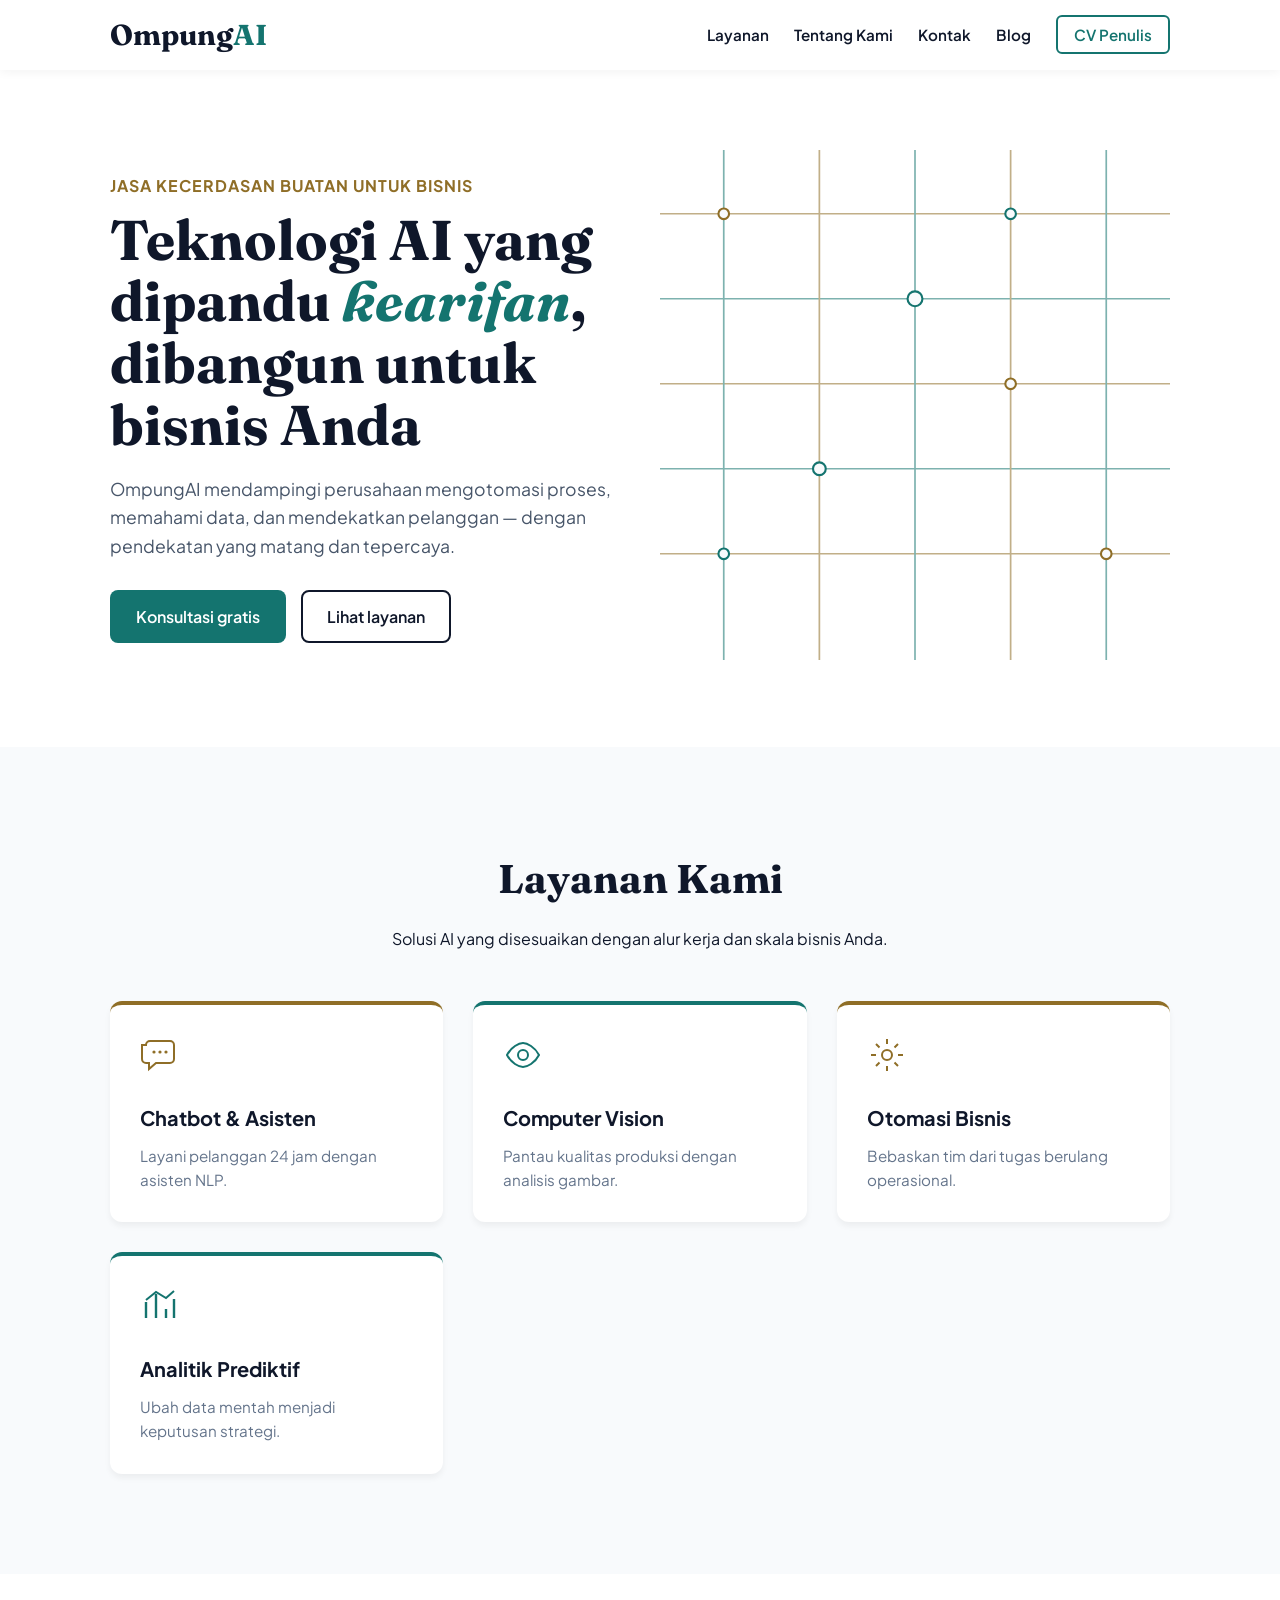
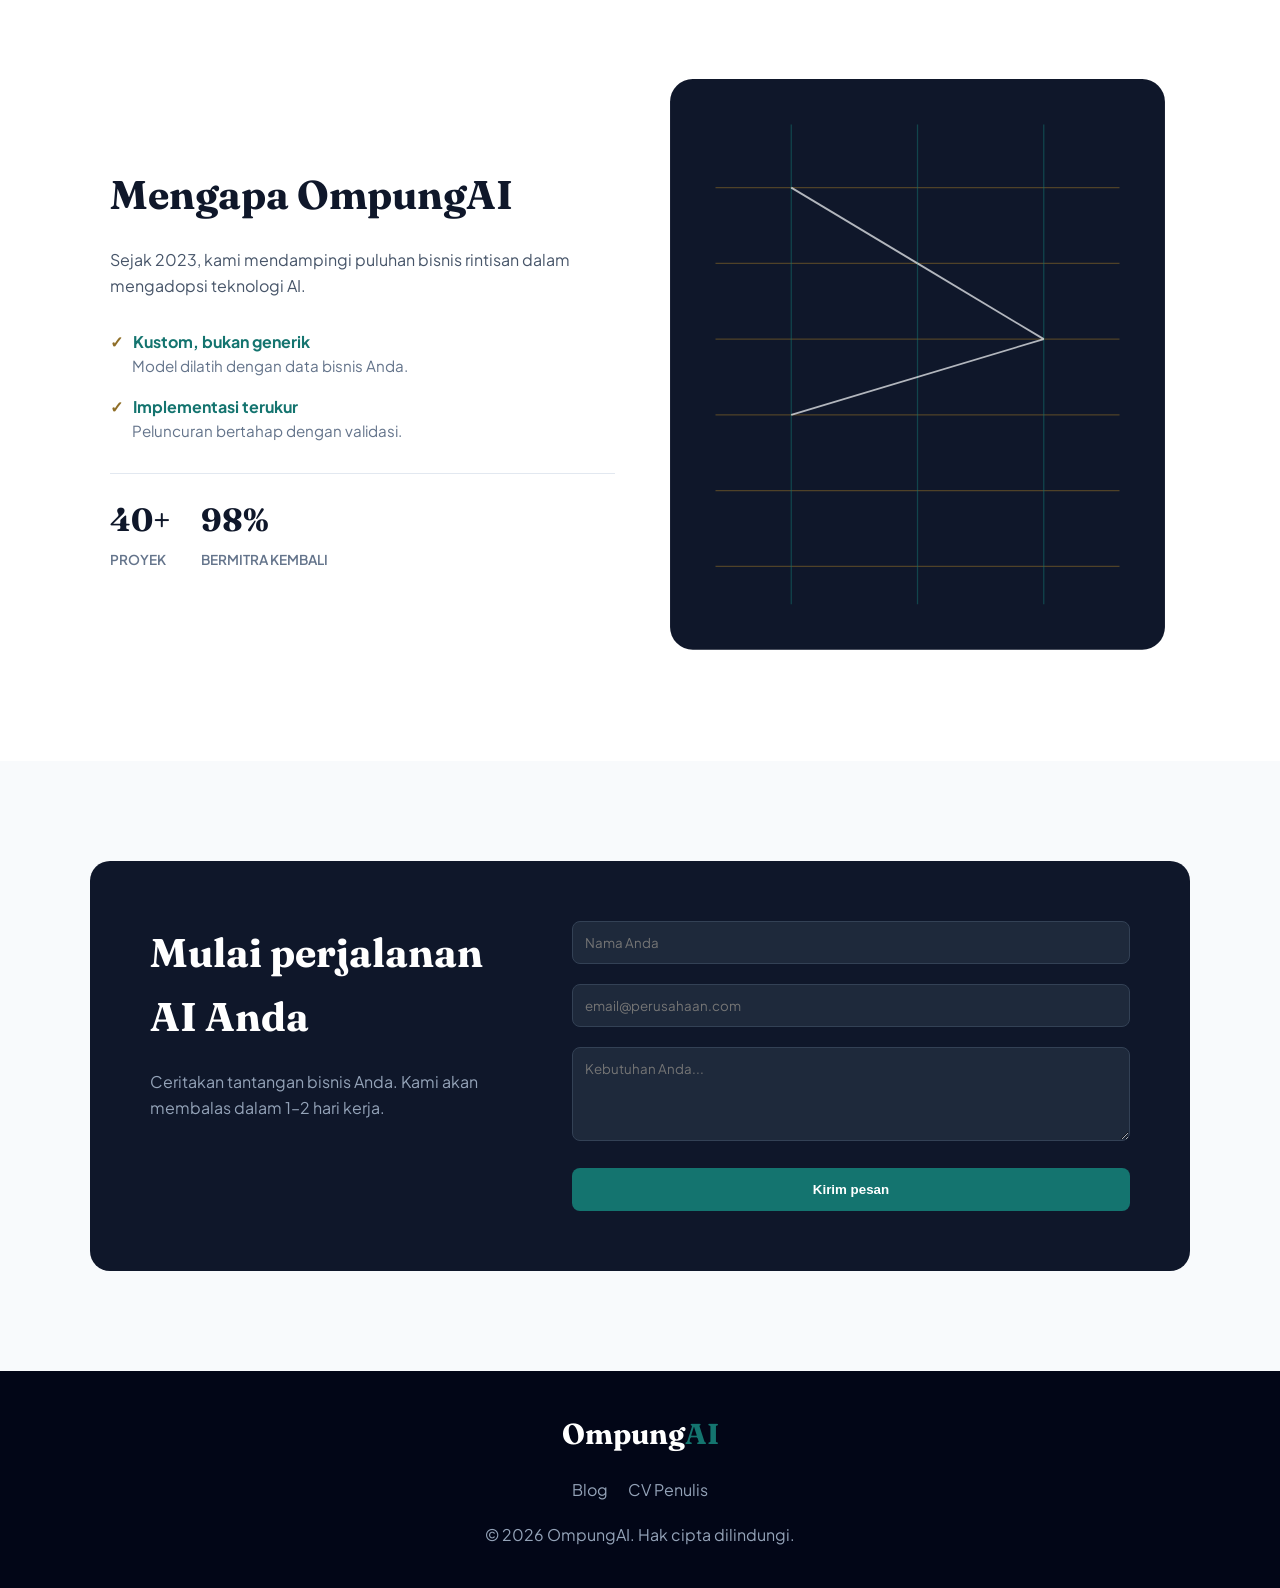
<file: index.html>
<!DOCTYPE html>
<html lang="id">
<head>
    <meta charset="UTF-8">
    <meta name="viewport" content="width=device-width, initial-scale=1.0">
    <title>OmpungAI — Jasa Kecerdasan Buatan untuk Bisnis</title>
    
    <link rel="preconnect" href="https://fonts.googleapis.com">
    <link rel="preconnect" href="https://fonts.gstatic.com" crossorigin>
    <link href="https://fonts.googleapis.com/css2?family=Fraunces:ital,wght@0,500;0,600;0,700;0,900;1,500&family=Plus+Jakarta+Sans:wght@400;500;600;700;800&display=swap" rel="stylesheet">
    <link rel="stylesheet" href="assets/css/style.css">
</head>
<body>

    <!-- HEADER / NAVIGASI -->
    <header class="header">
        <div class="container header-container">
            <a href="index.html" class="logo">Ompung<span>AI</span></a>
            <nav aria-label="Navigasi Utama">
                <ul class="nav-links" id="navLinks">
                    <li><a href="#layanan">Layanan</a></li>
                    <li><a href="#tentang">Tentang Kami</a></li>
                    <li><a href="#kontak">Kontak</a></li>
                    <!-- Tautan antar Halaman -->
                    <li><a href="blog.html">Blog</a></li>
                    <li><a href="cv.html" class="btn-outline">CV Penulis</a></li>
                </ul>
            </nav>
        </div>
    </header>

    <!-- KONTEN UTAMA -->
    <main id="konten">
        
        <!-- BAGIAN HERO -->
        <section class="hero" id="beranda">
            <div class="container hero-grid">
                <div class="hero-content">
                    <p class="hero-kicker">Jasa Kecerdasan Buatan untuk Bisnis</p>
                    <h1>Teknologi AI yang dipandu <em>kearifan</em>, dibangun untuk bisnis Anda</h1>
                    <p class="hero-lede">OmpungAI mendampingi perusahaan mengotomasi proses, memahami data, dan mendekatkan pelanggan — dengan pendekatan yang matang dan tepercaya.</p>
                    <div class="hero-actions">
                        <a href="#kontak" class="btn btn-primary">Konsultasi gratis</a>
                        <a href="#layanan" class="btn btn-ghost">Lihat layanan</a>
                    </div>
                </div>
                <!-- Visual SVG -->
                <div class="hero-visual" aria-hidden="true">
                    <svg viewBox="0 0 480 480" xmlns="http://www.w3.org/2000/svg" class="weave-svg">
                        <g class="weave-lines" stroke-width="1.6" fill="none" opacity="0.55">
                            <path d="M0 60 L480 60" stroke="var(--brass)"/><path d="M0 140 L480 140" stroke="var(--teal)"/><path d="M0 220 L480 220" stroke="var(--brass)"/><path d="M0 300 L480 300" stroke="var(--teal)"/><path d="M0 380 L480 380" stroke="var(--brass)"/><path d="M60 0 L60 480" stroke="var(--teal)"/><path d="M150 0 L150 480" stroke="var(--brass)"/><path d="M240 0 L240 480" stroke="var(--teal)"/><path d="M330 0 L330 480" stroke="var(--brass)"/><path d="M420 0 L420 480" stroke="var(--teal)"/>
                        </g>
                        <g class="weave-nodes" fill="var(--paper-white)">
                            <circle cx="60" cy="60" r="5" stroke="var(--brass)" stroke-width="2"/><circle cx="240" cy="140" r="7" stroke="var(--teal)" stroke-width="2"/><circle cx="330" cy="220" r="5" stroke="var(--brass)" stroke-width="2"/><circle cx="150" cy="300" r="6" stroke="var(--teal)" stroke-width="2"/><circle cx="420" cy="380" r="5" stroke="var(--brass)" stroke-width="2"/><circle cx="60" cy="380" r="5" stroke="var(--teal)" stroke-width="2"/><circle cx="330" cy="60" r="5" stroke="var(--teal)" stroke-width="2"/>
                        </g>
                    </svg>
                </div>
            </div>
        </section>

        <!-- BAGIAN LAYANAN -->
        <section id="layanan" class="layanan section-padding">
            <div class="container">
                <header class="section-head">
                    <h2>Layanan Kami</h2>
                    <p>Solusi AI yang disesuaikan dengan alur kerja dan skala bisnis Anda.</p>
                </header>
                
                <div class="grid-layanan">
                    <!-- Kartu Menggunakan Semantik Article -->
                    <article class="card card--brass">
                        <svg class="card-icon" viewBox="0 0 40 40" fill="none" aria-hidden="true"><path d="M6 10a4 4 0 0 1 4-4h20a4 4 0 0 1 4 4v14a4 4 0 0 1-4 4H16l-7 6v-6h-3a4 4 0 0 1-4-4V10z" stroke="currentColor" stroke-width="2"/><circle cx="14" cy="17" r="1.6" fill="currentColor"/><circle cx="20" cy="17" r="1.6" fill="currentColor"/><circle cx="26" cy="17" r="1.6" fill="currentColor"/></svg>
                        <h3>Chatbot &amp; Asisten</h3>
                        <p>Layani pelanggan 24 jam dengan asisten NLP.</p>
                    </article>
                    <article class="card card--teal">
                        <svg class="card-icon" viewBox="0 0 40 40" fill="none" aria-hidden="true"><path d="M4 20c4-8 12-12 16-12s12 4 16 12c-4 8-12 12-16 12S8 28 4 20z" stroke="currentColor" stroke-width="2"/><circle cx="20" cy="20" r="5" stroke="currentColor" stroke-width="2"/></svg>
                        <h3>Computer Vision</h3>
                        <p>Pantau kualitas produksi dengan analisis gambar.</p>
                    </article>
                    <article class="card card--brass">
                        <svg class="card-icon" viewBox="0 0 40 40" fill="none" aria-hidden="true"><circle cx="20" cy="20" r="5" stroke="currentColor" stroke-width="2"/><path d="M20 4v5M20 31v5M4 20h5M31 20h5M9 9l3.5 3.5M27.5 27.5 31 31M31 9l-3.5 3.5M12.5 27.5 9 31" stroke="currentColor" stroke-width="2"/></svg>
                        <h3>Otomasi Bisnis</h3>
                        <p>Bebaskan tim dari tugas berulang operasional.</p>
                    </article>
                    <article class="card card--teal">
                        <svg class="card-icon" viewBox="0 0 40 40" fill="none" aria-hidden="true"><path d="M6 32V16M16 32V8M26 32v-9M34 32V13" stroke="currentColor" stroke-width="2.4"/><path d="M6 14l10-8 10 6 8-7" stroke="currentColor" stroke-width="2"/></svg>
                        <h3>Analitik Prediktif</h3>
                        <p>Ubah data mentah menjadi keputusan strategi.</p>
                    </article>
                </div>
            </div>
        </section>

        <!-- BAGIAN TENTANG -->
        <section id="tentang" class="tentang section-padding">
            <div class="container tentang-flex">
                <div class="tentang-text">
                    <h2 class="text-left">Mengapa OmpungAI</h2>
                    <p>Sejak 2023, kami mendampingi puluhan bisnis rintisan dalam mengadopsi teknologi AI.</p>
                    <dl class="keunggulan-list">
                        <div class="keunggulan-item"><dt>Kustom, bukan generik</dt><dd>Model dilatih dengan data bisnis Anda.</dd></div>
                        <div class="keunggulan-item"><dt>Implementasi terukur</dt><dd>Peluncuran bertahap dengan validasi.</dd></div>
                    </dl>
                    <div class="stats-row">
                        <div class="stat"><span class="stat-num">40+</span><span class="stat-label">Proyek</span></div>
                        <div class="stat"><span class="stat-num">98%</span><span class="stat-label">Bermitra kembali</span></div>
                    </div>
                </div>
                <div class="tentang-visual" aria-hidden="true">
                    <svg viewBox="0 0 400 460" xmlns="http://www.w3.org/2000/svg">
                        <rect x="4" y="4" width="392" height="452" rx="18" fill="var(--ink)"/>
                        <g stroke="var(--brass)" stroke-width="1" opacity="0.5"><path d="M40 90h320M40 150h320M40 210h320M40 270h320M40 330h320M40 390h320"/></g>
                        <g stroke="var(--teal)" stroke-width="1" opacity="0.5"><path d="M100 40v380M200 40v380M300 40v380"/></g>
                        <g stroke="var(--paper-white)" stroke-width="1.4" opacity="0.7"><line x1="100" y1="90" x2="200" y2="150"/><line x1="200" y1="150" x2="300" y2="210"/><line x1="300" y1="210" x2="100" y2="270"/></g>
                    </svg>
                </div>
            </div>
        </section>

        <!-- BAGIAN KONTAK -->
        <section id="kontak" class="kontak section-padding">
            <div class="container kontak-grid">
                <div class="kontak-intro">
                    <h2 class="text-left">Mulai perjalanan AI Anda</h2>
                    <p>Ceritakan tantangan bisnis Anda. Kami akan membalas dalam 1–2 hari kerja.</p>
                </div>
                <form action="#" method="POST" class="contact-form">
                    <div class="form-group"><input type="text" placeholder="Nama Anda" aria-label="Nama" required></div>
                    <div class="form-group"><input type="email" placeholder="email@perusahaan.com" aria-label="Email" required></div>
                    <div class="form-group"><textarea rows="4" placeholder="Kebutuhan Anda..." aria-label="Pesan" required></textarea></div>
                    <button type="submit" class="btn btn-primary btn-block">Kirim pesan</button>
                </form>
            </div>
        </section>
    </main>

    <!-- FOOTER -->
    <footer class="footer">
        <div class="container">
            <a href="#beranda" class="logo footer-logo">Ompung<span>AI</span></a>
            <ul class="footer-links">
                <li><a href="blog.html">Blog</a></li>
                <li><a href="cv.html">CV Penulis</a></li>
            </ul>
            <p>&copy; 2026 OmpungAI. Hak cipta dilindungi.</p>
        </div>
    </footer>
</body>
</html>
</file>
<file: assets/css/style.css>
/* =========================================
   TEMA & VARIABEL OMPUNGAI
   ========================================= */
:root {
    /* Warna brass digelapkan sedikit agar lolos WCAG Contrast Ratio */
    --brass: #8f6e27; 
    --teal: #14746f;
    --ink: #0f172a;
    --paper-white: #f8fafc;
    --white: #ffffff;
    --font-heading: 'Fraunces', serif;
    --font-body: 'Plus Jakarta Sans', sans-serif;
    --transition: all 0.3s ease;
}

* { margin: 0; padding: 0; box-sizing: border-box; }
html { scroll-behavior: smooth; }
body { font-family: var(--font-body); color: var(--ink); background-color: var(--paper-white); line-height: 1.6; }
a { text-decoration: none; color: inherit; transition: var(--transition); }
ul { list-style: none; }

.container { max-width: 1100px; margin: 0 auto; padding: 0 20px; }
.section-padding { padding: 100px 0; }
.text-left { text-align: left; }

/* =========================================
   HEADER & NAVBAR
   ========================================= */
.header { background: var(--white); box-shadow: 0 2px 10px rgba(0,0,0,0.05); position: sticky; top: 0; z-index: 1000; }
.header-container { display: flex; justify-content: space-between; align-items: center; height: 70px; }
.logo { font-family: var(--font-heading); font-size: 1.8rem; font-weight: 700; color: var(--ink); }
.logo span { color: var(--teal); }
.nav-links { display: flex; gap: 25px; align-items: center; }
.nav-links a { font-weight: 600; font-size: 0.95rem; }
.nav-links a:hover { color: var(--teal); }
.nav-toggle { display: none; }
.skip-link { position: absolute; top: -40px; left: 0; background: var(--teal); color: white; padding: 8px; z-index: 100; }
.skip-link:focus { top: 0; }

/* =========================================
   BUTTONS
   ========================================= */
.btn { display: inline-block; padding: 12px 24px; border-radius: 8px; font-weight: 600; cursor: pointer; border: 2px solid transparent; }
.btn-primary { background: var(--teal); color: var(--white); }
.btn-primary:hover { background: #0f5c58; transform: translateY(-2px); }
.btn-ghost { border-color: var(--ink); color: var(--ink); }
.btn-ghost:hover { background: var(--ink); color: var(--white); }
.btn-outline { border: 2px solid var(--teal); color: var(--teal); padding: 8px 16px; border-radius: 6px; }
.btn-outline:hover { background: var(--teal); color: var(--white); }
.btn-block { width: 100%; text-align: center; }

/* =========================================
   HERO SECTION
   ========================================= */
.hero { padding: 80px 0; background: var(--white); overflow: hidden; }
.hero-grid { display: grid; grid-template-columns: 1fr 1fr; gap: 40px; align-items: center; }
.hero-kicker { color: var(--brass); font-weight: 700; text-transform: uppercase; letter-spacing: 1px; margin-bottom: 10px; }
.hero h1 { font-family: var(--font-heading); font-size: 3.5rem; line-height: 1.1; margin-bottom: 20px; color: var(--ink); }
.hero h1 em { color: var(--teal); font-style: italic; }
.hero-lede { font-size: 1.1rem; color: #475569; margin-bottom: 30px; }
.hero-actions { display: flex; gap: 15px; }
.hero-visual svg { width: 100%; height: auto; }

/* =========================================
   LAYANAN SECTION
   ========================================= */
.section-head { text-align: center; margin-bottom: 50px; max-width: 600px; margin-left: auto; margin-right: auto; }
.section-head h2 { font-family: var(--font-heading); font-size: 2.5rem; margin-bottom: 15px; }
.grid-layanan { display: grid; grid-template-columns: repeat(auto-fit, minmax(250px, 1fr)); gap: 30px; }
.card { background: var(--white); padding: 30px; border-radius: 12px; border-top: 4px solid var(--ink); box-shadow: 0 4px 6px rgba(0,0,0,0.05); transition: var(--transition); }
.card:hover { transform: translateY(-5px); box-shadow: 0 10px 20px rgba(0,0,0,0.1); }
.card--brass { border-top-color: var(--brass); }
.card--teal { border-top-color: var(--teal); }
.card-icon { width: 40px; height: 40px; margin-bottom: 20px; color: var(--ink); }
.card--brass .card-icon { color: var(--brass); }
.card--teal .card-icon { color: var(--teal); }
.card h3 { font-size: 1.25rem; margin-bottom: 10px; }
.card p { color: #64748b; font-size: 0.95rem; }

/* =========================================
   TENTANG SECTION
   ========================================= */
.tentang { background: var(--white); }
.tentang-flex { display: flex; gap: 50px; align-items: center; }
.tentang-text { flex: 1; }
.tentang-text h2 { font-family: var(--font-heading); font-size: 2.5rem; margin-bottom: 20px; }
.tentang-text p { color: #475569; margin-bottom: 30px; }
.keunggulan-list { margin-bottom: 30px; display: grid; gap: 15px; }
.keunggulan-item dt { font-weight: 700; color: var(--teal); display: flex; align-items: center; gap: 10px; }
.keunggulan-item dt::before { content: '✓'; color: var(--brass); font-weight: bold; }
.keunggulan-item dd { color: #64748b; margin-left: 22px; font-size: 0.95rem; }
.stats-row { display: flex; gap: 30px; border-top: 1px solid #e2e8f0; padding-top: 20px; }
.stat-num { display: block; font-family: var(--font-heading); font-size: 2rem; color: var(--ink); font-weight: 700; }
.stat-label { font-size: 0.85rem; color: #64748b; text-transform: uppercase; font-weight: 600; }
.tentang-visual { flex: 1; text-align: center; }
.tentang-visual svg { max-width: 100%; height: auto; }

/* =========================================
   KONTAK SECTION
   ========================================= */
.kontak-grid { display: grid; grid-template-columns: 1fr 1.5fr; gap: 50px; background: var(--ink); color: var(--white); padding: 60px; border-radius: 20px; }
.kontak-intro h2 { font-family: var(--font-heading); font-size: 2.5rem; margin-bottom: 20px; }
.kontak-intro p { color: #94a3b8; }
.form-group { margin-bottom: 20px; }
.form-group label { display: block; margin-bottom: 8px; font-weight: 600; font-size: 0.9rem; }
.form-group input, .form-group textarea { width: 100%; padding: 12px; border-radius: 8px; border: 1px solid #334155; background: #1e293b; color: white; font-family: inherit; }
.form-group input:focus, .form-group textarea:focus { outline: none; border-color: var(--teal); }

/* =========================================
   FOOTER
   ========================================= */
.footer { background: #020617; color: #94a3b8; padding: 40px 0; text-align: center; }
.footer-logo { display: inline-block; margin-bottom: 20px; color: var(--white); }
.footer-links { display: flex; justify-content: center; gap: 20px; margin-bottom: 20px; }
.footer-links a:hover { color: var(--teal); }

/* =========================================
   RESPONSIVE (Mobile)
   ========================================= */
@media screen and (max-width: 768px) {
    .header-container { flex-wrap: wrap; height: auto; padding: 15px 0; justify-content: center; gap: 15px; }
    .hero-grid, .tentang-flex, .kontak-grid { grid-template-columns: 1fr; }
    .hero h1 { font-size: 2.5rem; }
    .kontak-grid { padding: 30px 20px; }
    .hero-actions { flex-direction: column; }
    .stats-row { flex-wrap: wrap; }
}
</file>
